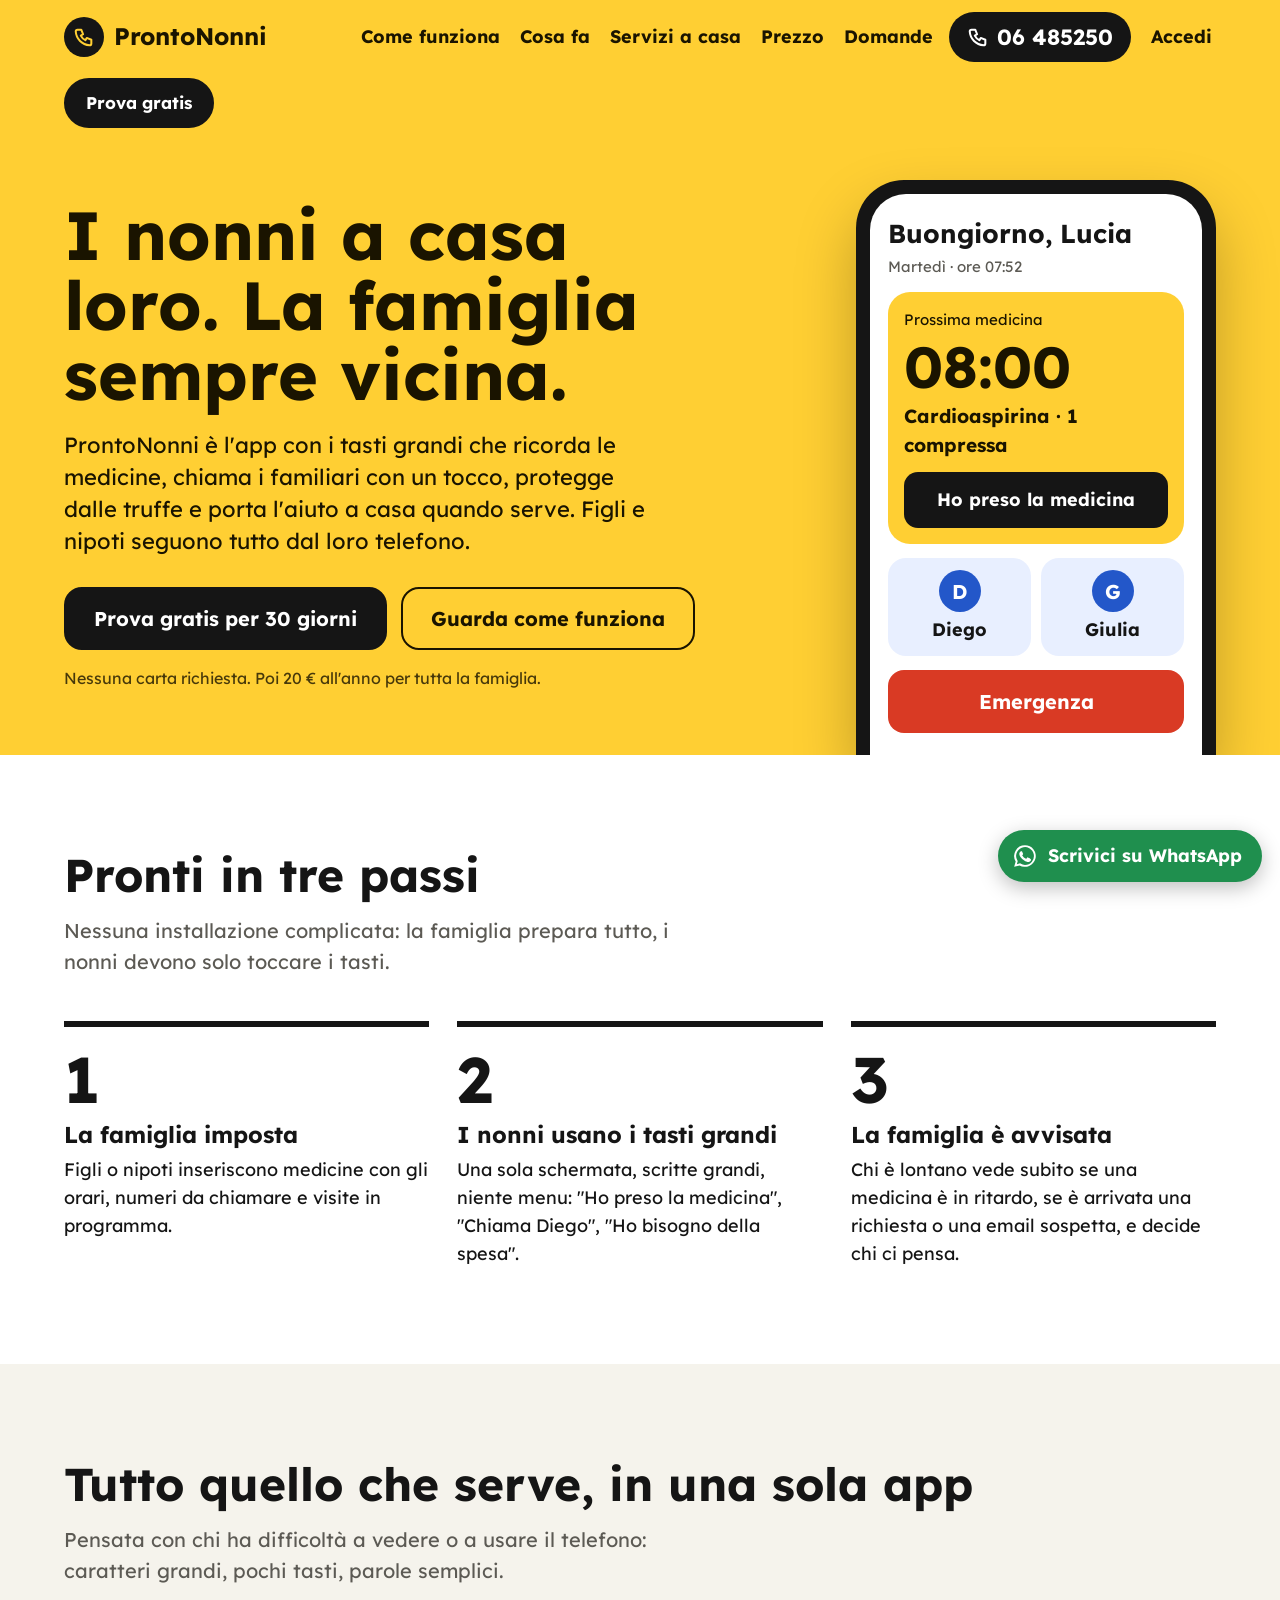
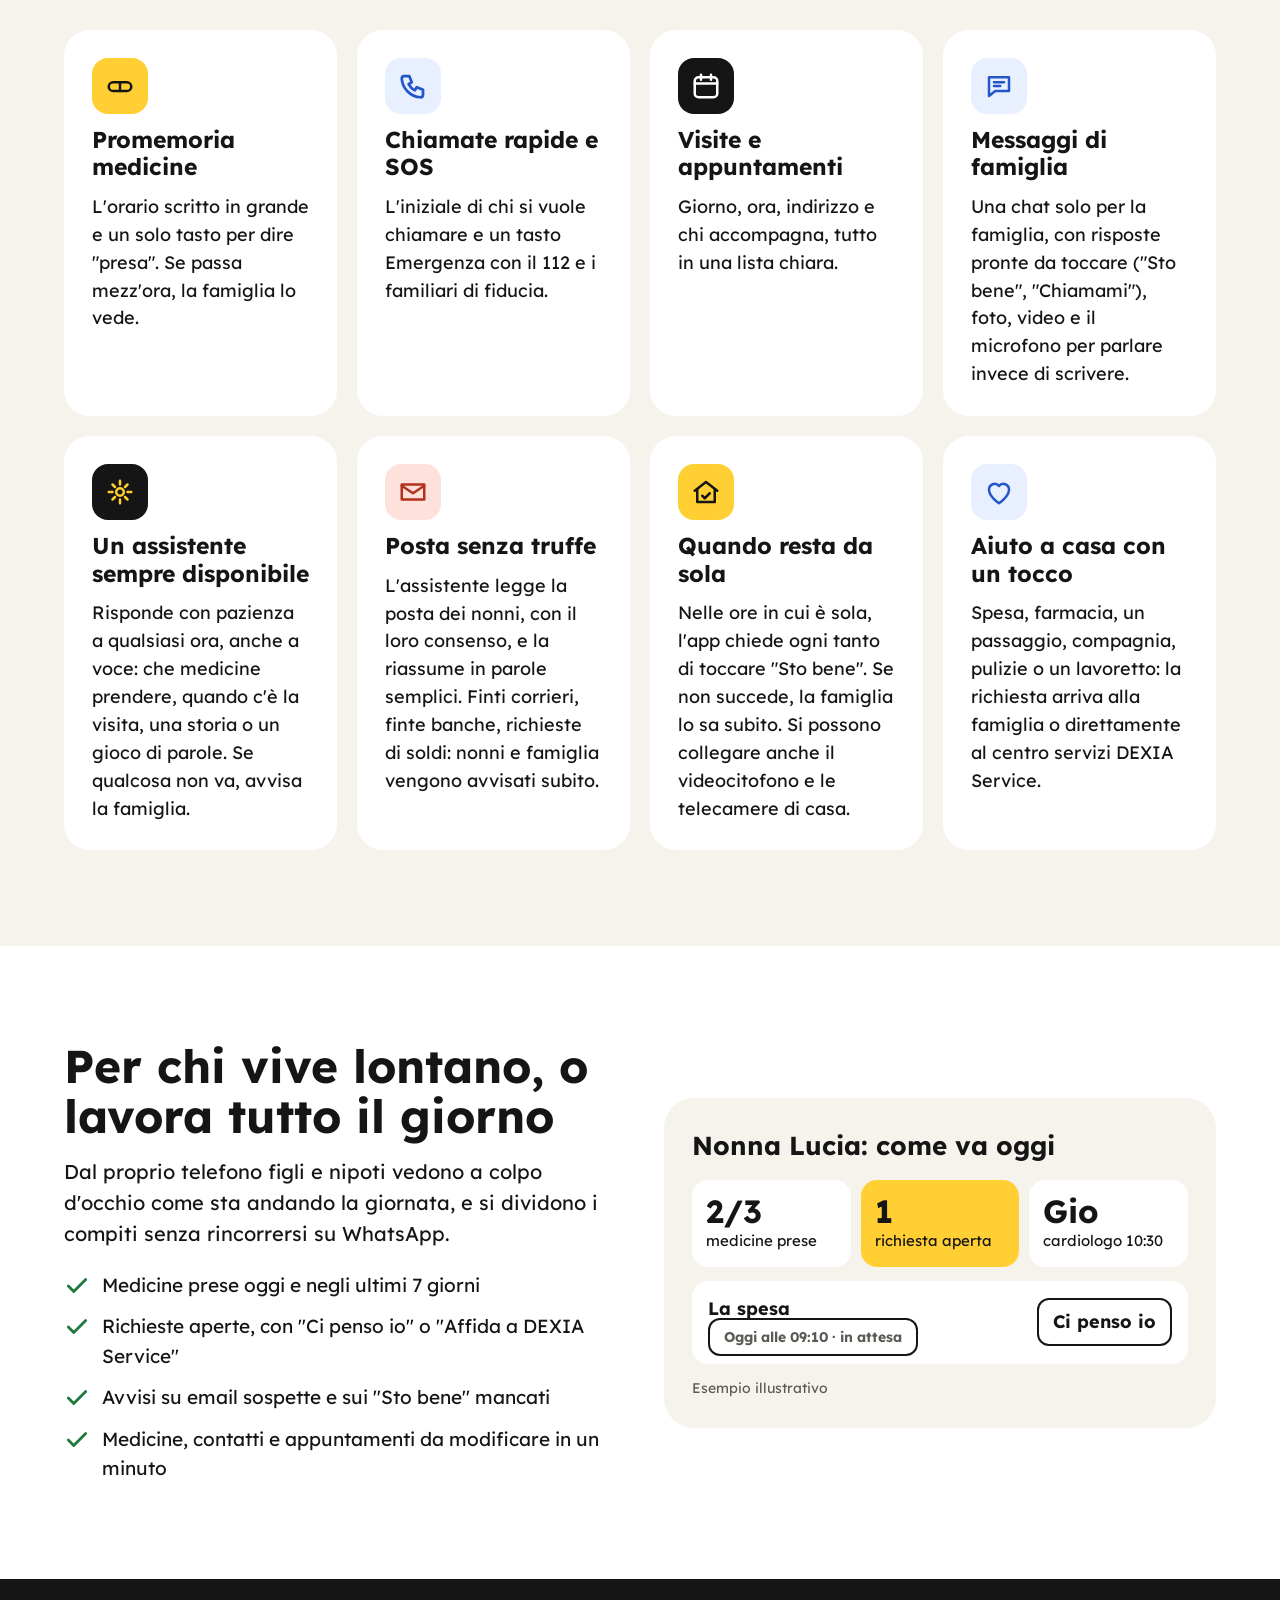
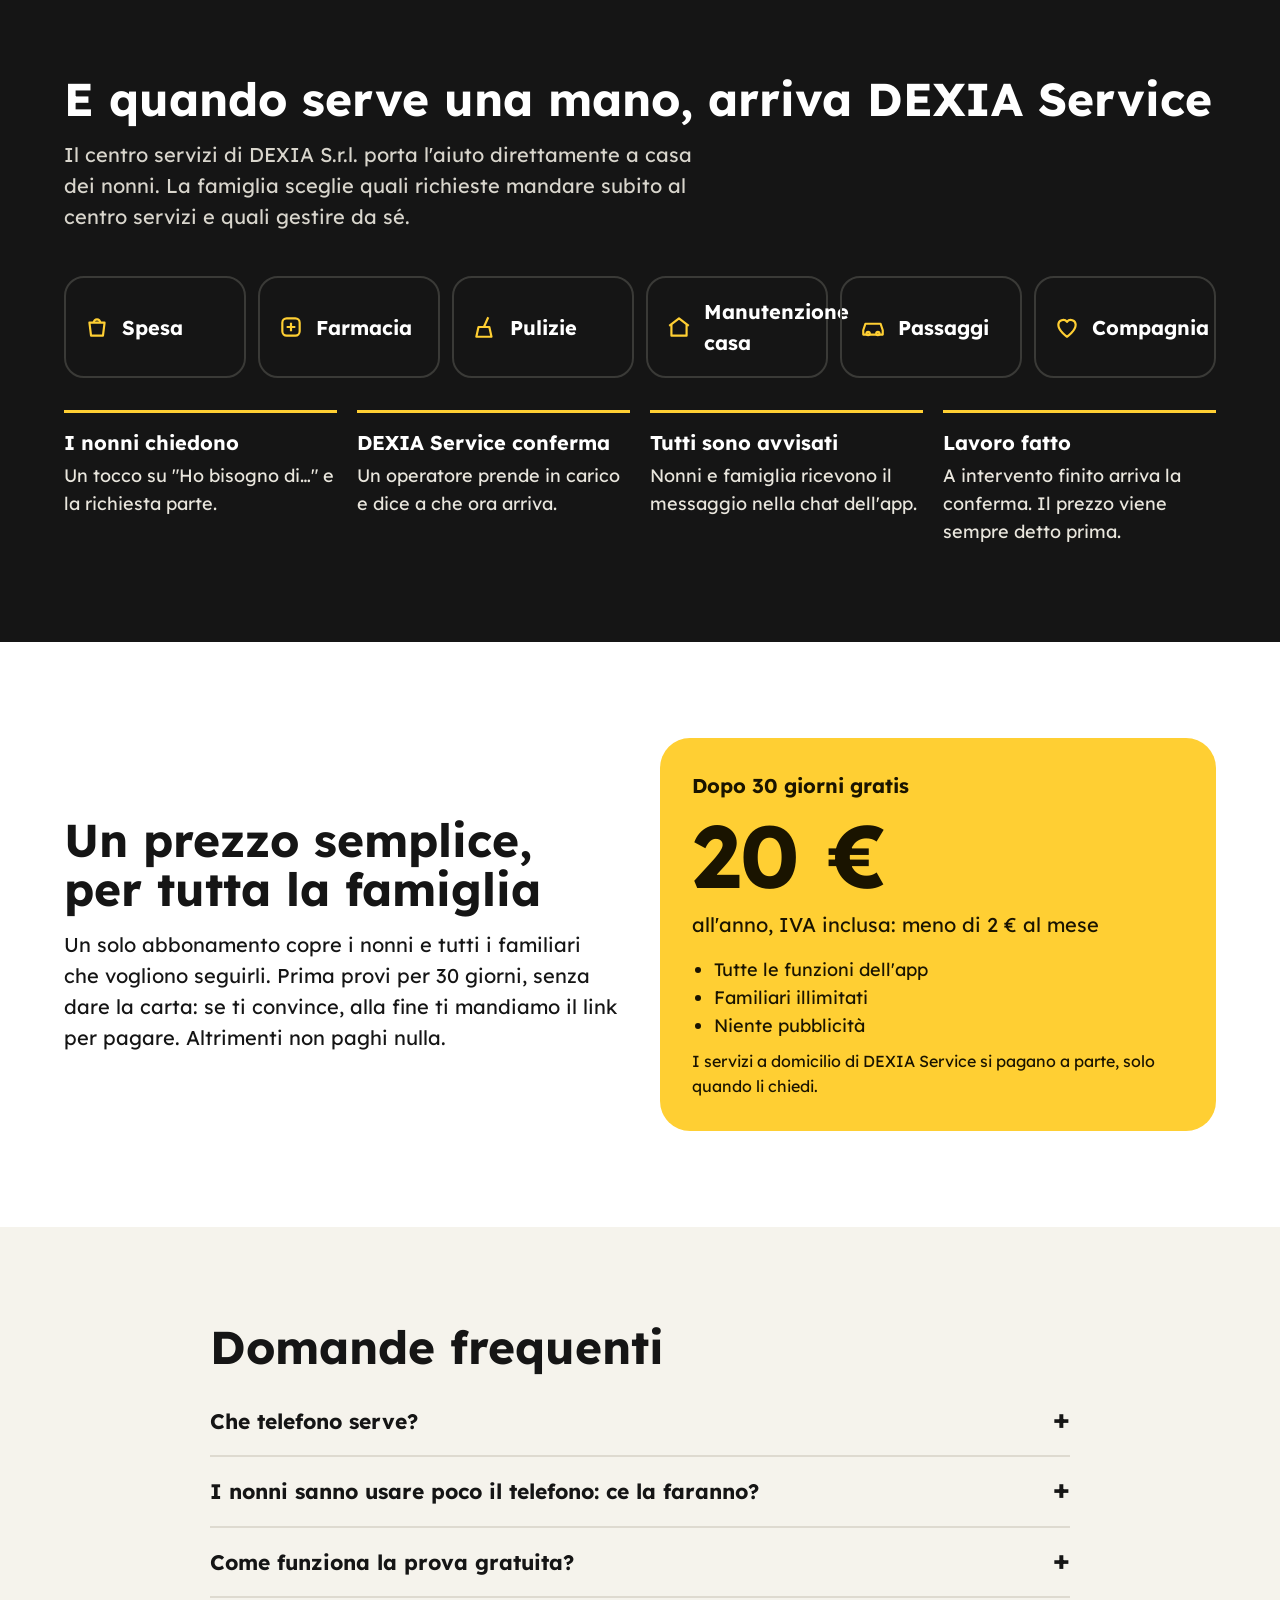
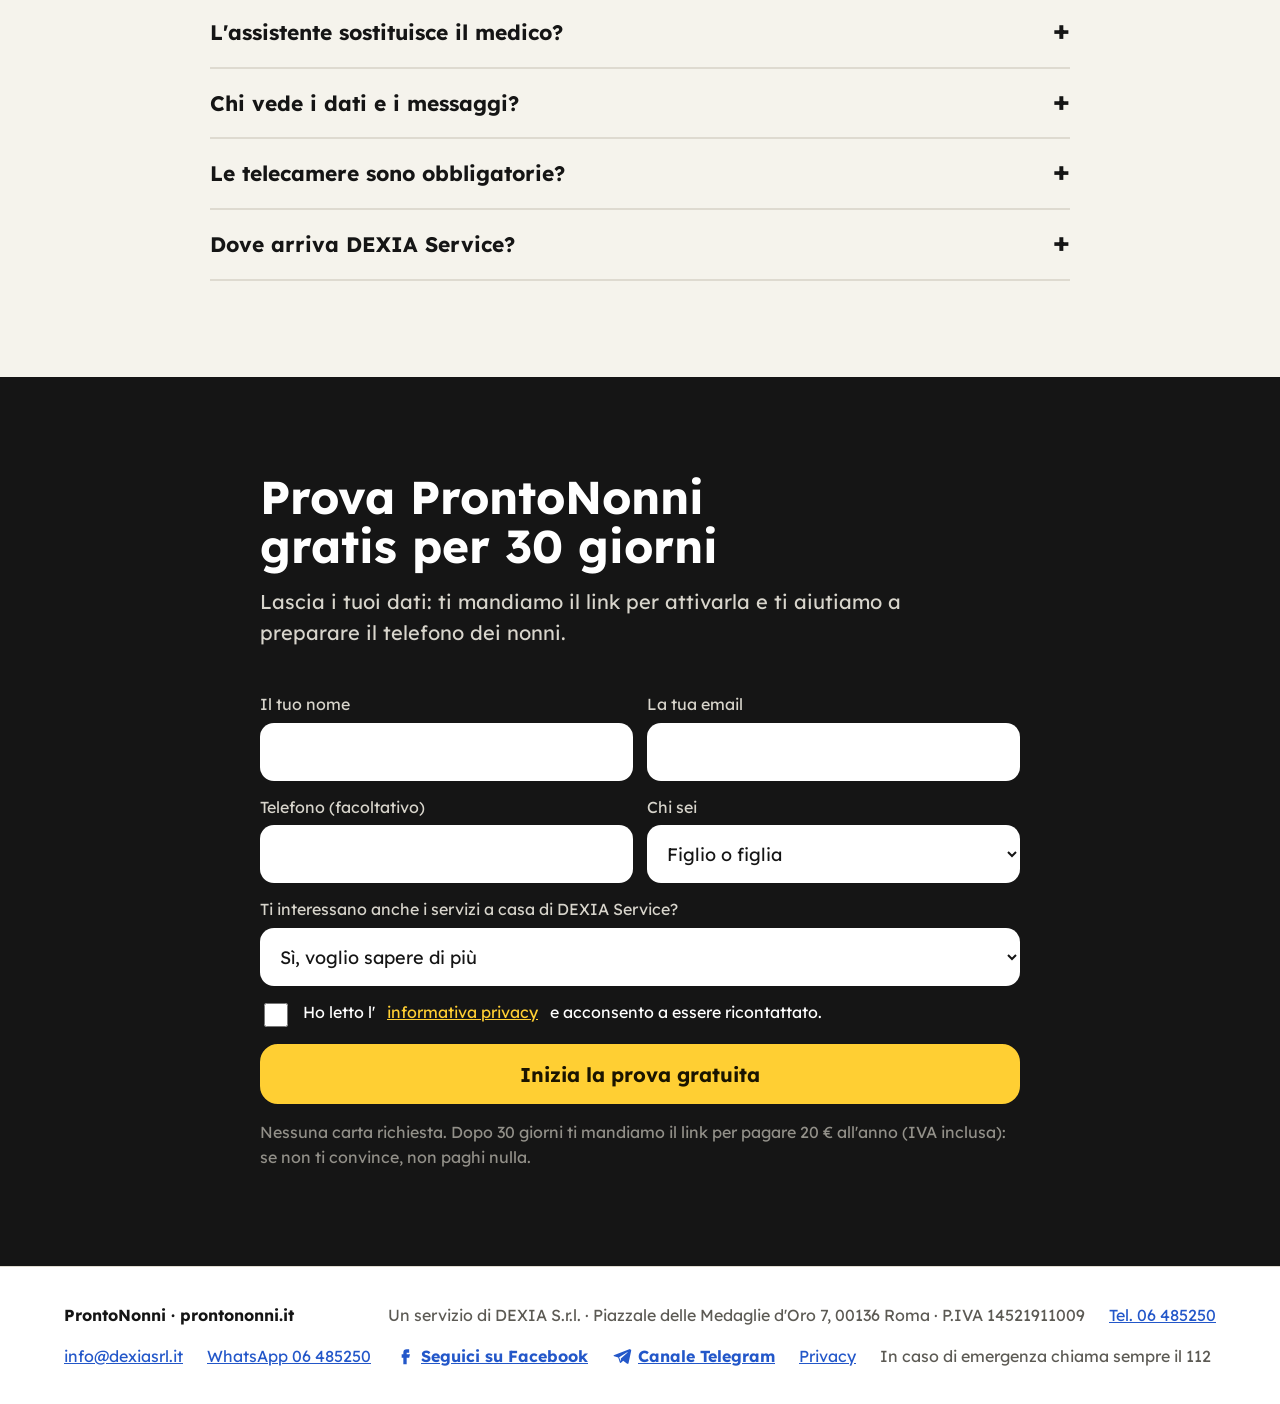
<file: public/index.html>
<!DOCTYPE html>
<html lang="it">
<head>
<meta charset="utf-8">
<meta name="viewport" content="width=device-width,initial-scale=1">
<title>ProntoNonni – I nonni a casa loro, la famiglia sempre vicina</title>
<meta name="description" content="L'app con i tasti grandi per i nonni: promemoria medicine, chiamate e SOS, messaggi di famiglia, assistente, controllo antitruffa della posta e servizi a domicilio con DEXIA Service. 30 giorni gratis, poi 20 € all'anno.">
<meta property="og:title" content="ProntoNonni">
<meta property="og:description" content="I nonni a casa loro. La famiglia sempre vicina. 30 giorni gratis, poi 20 € all'anno.">
<meta property="og:url" content="https://prontononni.it/">
<meta name="theme-color" content="#ffcf33">
<link rel="icon" href="favicon.svg" type="image/svg+xml">
<link rel="apple-touch-icon" href="/apple-touch-icon.png">
<link rel="preconnect" href="https://fonts.googleapis.com">
<link rel="preconnect" href="https://fonts.gstatic.com" crossorigin>
<link href="https://fonts.googleapis.com/css2?family=Lexend:wght@400;700&text=0123456789&display=swap" rel="stylesheet">
<link href="https://fonts.googleapis.com/css2?family=Atkinson+Hyperlegible:wght@400;700&display=swap" rel="stylesheet">
<link rel="stylesheet" href="style.css">
</head>
<body>
<svg width="0" height="0" style="position:absolute" aria-hidden="true">
  <symbol id="i-phone" viewBox="0 0 24 24"><path d="M5 4h4l2 5-2.5 1.5a11 11 0 0 0 5 5L15 13l5 2v4a2 2 0 0 1-2 2A16 16 0 0 1 3 6a2 2 0 0 1 2-2" fill="none" stroke="currentColor" stroke-width="2.2" stroke-linecap="round" stroke-linejoin="round"/></symbol>
  <symbol id="i-check" viewBox="0 0 24 24"><path d="M4 12l5 5L20 6" fill="none" stroke="currentColor" stroke-width="2.6" stroke-linecap="round" stroke-linejoin="round"/></symbol>
</svg>

<header class="top">
  <div class="wrap">
    <a class="logo" href="#top"><i><svg width="22" height="22"><use href="#i-phone"/></svg></i>ProntoNonni</a>
    <nav class="nav" aria-label="Sezioni">
      <a href="#come">Come funziona</a>
      <a href="#funzioni">Cosa fa</a>
      <a href="#servizi">Servizi a casa</a>
      <a href="#prezzo">Prezzo</a>
      <a href="#domande">Domande</a>
    </nav>
    <a class="tel" href="tel:+3906485250" aria-label="Chiama DEXIA allo 06 485250"><svg><use href="#i-phone"/></svg>06 485250</a>
    <a href="/app/" style="color:var(--sunink);font-weight:700;text-decoration:none;padding:10px 4px">Accedi</a>
    <a class="btn" href="#iscriviti">Prova gratis</a>
  </div>
</header>

<main id="top">
<section class="hero">
  <div class="wrap">
    <div class="txt">
      <h1>I nonni a casa loro. La famiglia sempre vicina.</h1>
      <p class="lead">ProntoNonni è l'app con i tasti grandi che ricorda le medicine, chiama i familiari con un tocco, protegge dalle truffe e porta l'aiuto a casa quando serve. Figli e nipoti seguono tutto dal loro telefono.</p>
      <div class="ctas">
        <a class="btn" href="#iscriviti">Prova gratis per 30 giorni</a>
        <a class="btn ghost" href="#come">Guarda come funziona</a>
      </div>
      <p class="small">Nessuna carta richiesta. Poi 20 € all'anno per tutta la famiglia.</p>
    </div>
    <div class="phone" role="img" aria-label="Schermata dell'app: prossima medicina alle 8:00 con il pulsante Ho preso la medicina, i tasti per chiamare e il tasto Emergenza">
      <div class="screen">
        <div class="hi">Buongiorno, Lucia</div>
        <div class="dt">Martedì · ore 07:52</div>
        <div class="card">
          <div style="font-size:15px">Prossima medicina</div>
          <div class="t">08:00</div>
          <div class="m">Cardioaspirina · 1 compressa</div>
          <div class="b">Ho preso la medicina</div>
        </div>
        <div class="calls"><div><span>D</span>Diego</div><div><span>G</span>Giulia</div></div>
        <div class="sos">Emergenza</div>
      </div>
    </div>
  </div>
</section>

<section class="band" id="come">
  <div class="wrap">
    <h2>Pronti in tre passi</h2>
    <p class="intro">Nessuna installazione complicata: la famiglia prepara tutto, i nonni devono solo toccare i tasti.</p>
    <div class="steps">
      <div><b>1</b><h3>La famiglia imposta</h3><p>Figli o nipoti inseriscono medicine con gli orari, numeri da chiamare e visite in programma.</p></div>
      <div><b>2</b><h3>I nonni usano i tasti grandi</h3><p>Una sola schermata, scritte grandi, niente menu: "Ho preso la medicina", "Chiama Diego", "Ho bisogno della spesa".</p></div>
      <div><b>3</b><h3>La famiglia è avvisata</h3><p>Chi è lontano vede subito se una medicina è in ritardo, se è arrivata una richiesta o una email sospetta, e decide chi ci pensa.</p></div>
    </div>
  </div>
</section>

<section class="band soft" id="funzioni">
  <div class="wrap">
    <h2>Tutto quello che serve, in una sola app</h2>
    <p class="intro">Pensata con chi ha difficoltà a vedere o a usare il telefono: caratteri grandi, pochi tasti, parole semplici.</p>
    <div class="feats">
      <article class="feat"><span class="ic" style="background:var(--sun)"><svg viewBox="0 0 24 24" fill="none" stroke="#151515" stroke-width="2" stroke-linecap="round"><rect x="3" y="9" width="18" height="7" rx="3.5"/><path d="M12 9v7"/></svg></span><h3>Promemoria medicine</h3><p>L'orario scritto in grande e un solo tasto per dire "presa". Se passa mezz'ora, la famiglia lo vede.</p></article>
      <article class="feat"><span class="ic" style="background:var(--skybg);color:var(--sky)"><svg><use href="#i-phone"/></svg></span><h3>Chiamate rapide e SOS</h3><p>L'iniziale di chi si vuole chiamare e un tasto Emergenza con il 112 e i familiari di fiducia.</p></article>
      <article class="feat"><span class="ic" style="background:var(--ink)"><svg viewBox="0 0 24 24" fill="none" stroke="#fff" stroke-width="2" stroke-linecap="round" stroke-linejoin="round"><rect x="3" y="5" width="18" height="16" rx="3"/><path d="M3 10h18M8 3v4M16 3v4"/></svg></span><h3>Visite e appuntamenti</h3><p>Giorno, ora, indirizzo e chi accompagna, tutto in una lista chiara.</p></article>
      <article class="feat"><span class="ic" style="background:var(--skybg)"><svg viewBox="0 0 24 24" fill="none" stroke="#2357c9" stroke-width="2" stroke-linecap="round" stroke-linejoin="round"><path d="M4 5h16v11H9l-5 4z"/><path d="M8 9h8M8 12h5"/></svg></span><h3>Messaggi di famiglia</h3><p>Una chat solo per la famiglia, con risposte pronte da toccare ("Sto bene", "Chiamami"), foto, video e il microfono per parlare invece di scrivere.</p></article>
      <article class="feat"><span class="ic" style="background:var(--ink)"><svg viewBox="0 0 24 24" fill="none" stroke="#ffcf33" stroke-width="2" stroke-linecap="round"><path d="M12 3v3M12 18v3M3 12h3M18 12h3M6 6l2 2M16 16l2 2M6 18l2-2M16 8l2-2"/><circle cx="12" cy="12" r="3"/></svg></span><h3>Un assistente sempre disponibile</h3><p>Risponde con pazienza a qualsiasi ora, anche a voce: che medicine prendere, quando c'è la visita, una storia o un gioco di parole. Se qualcosa non va, avvisa la famiglia.</p></article>
      <article class="feat"><span class="ic" style="background:#ffe1db"><svg viewBox="0 0 24 24" fill="none" stroke="#b3301c" stroke-width="2" stroke-linecap="round" stroke-linejoin="round"><path d="M3 6h18v12H3z"/><path d="M3 7l9 6 9-6"/></svg></span><h3>Posta senza truffe</h3><p>L'assistente legge la posta dei nonni, con il loro consenso, e la riassume in parole semplici. Finti corrieri, finte banche, richieste di soldi: nonni e famiglia vengono avvisati subito.</p></article>
      <article class="feat"><span class="ic" style="background:var(--sun)"><svg viewBox="0 0 24 24" fill="none" stroke="#151515" stroke-width="2" stroke-linecap="round" stroke-linejoin="round"><path d="M3 11l9-7 9 7"/><path d="M5 10v10h14V10"/><path d="M9 15l2 2 4-4"/></svg></span><h3>Quando resta da sola</h3><p>Nelle ore in cui è sola, l'app chiede ogni tanto di toccare "Sto bene". Se non succede, la famiglia lo sa subito. Si possono collegare anche il videocitofono e le telecamere di casa.</p></article>
      <article class="feat"><span class="ic" style="background:var(--skybg)"><svg viewBox="0 0 24 24" fill="none" stroke="#2357c9" stroke-width="2" stroke-linecap="round" stroke-linejoin="round"><path d="M12 21s-8-5.3-8-11a4.5 4.5 0 0 1 8-2.8A4.5 4.5 0 0 1 20 10c0 5.7-8 11-8 11z"/></svg></span><h3>Aiuto a casa con un tocco</h3><p>Spesa, farmacia, un passaggio, compagnia, pulizie o un lavoretto: la richiesta arriva alla famiglia o direttamente al centro servizi DEXIA Service.</p></article>
    </div>
  </div>
</section>

<section class="band">
  <div class="wrap split">
    <div>
      <h2>Per chi vive lontano, o lavora tutto il giorno</h2>
      <p style="font-size:20px;margin:0 0 22px">Dal proprio telefono figli e nipoti vedono a colpo d'occhio come sta andando la giornata, e si dividono i compiti senza rincorrersi su WhatsApp.</p>
      <ul class="checks">
        <li><svg width="26" height="26" style="color:var(--ok)"><use href="#i-check"/></svg>Medicine prese oggi e negli ultimi 7 giorni</li>
        <li><svg width="26" height="26" style="color:var(--ok)"><use href="#i-check"/></svg>Richieste aperte, con "Ci penso io" o "Affida a DEXIA Service"</li>
        <li><svg width="26" height="26" style="color:var(--ok)"><use href="#i-check"/></svg>Avvisi su email sospette e sui "Sto bene" mancati</li>
        <li><svg width="26" height="26" style="color:var(--ok)"><use href="#i-check"/></svg>Medicine, contatti e appuntamenti da modificare in un minuto</li>
      </ul>
    </div>
    <div class="panel" role="img" aria-label="Esempio della schermata famiglia: 2 medicine su 3 prese, 1 richiesta aperta, visita dal cardiologo giovedì">
      <div class="t">Nonna Lucia: come va oggi</div>
      <div class="stats"><div><b>2/3</b>medicine prese</div><div class="y"><b>1</b>richiesta aperta</div><div><b>Gio</b>cardiologo 10:30</div></div>
      <div class="req"><div><b>La spesa</b><br><span class="note">Oggi alle 09:10 · in attesa</span></div><span>Ci penso io</span></div>
      <div class="note">Esempio illustrativo</div>
    </div>
  </div>
</section>

<section class="band svc" id="servizi">
  <div class="wrap">
    <h2>E quando serve una mano, arriva DEXIA Service</h2>
    <p class="intro">Il centro servizi di DEXIA S.r.l. porta l'aiuto direttamente a casa dei nonni. La famiglia sceglie quali richieste mandare subito al centro servizi e quali gestire da sé.</p>
    <ul class="svclist">
      <li><svg width="26" height="26" viewBox="0 0 24 24" fill="none" stroke="currentColor" stroke-width="2" stroke-linejoin="round"><path d="M5 8h14l-1.5 12h-11z"/><path d="M9 8a3 3 0 0 1 6 0"/></svg>Spesa</li>
      <li><svg width="26" height="26" viewBox="0 0 24 24" fill="none" stroke="currentColor" stroke-width="2"><rect x="4" y="4" width="16" height="16" rx="4"/><path d="M12 8v8M8 12h8"/></svg>Farmacia</li>
      <li><svg width="26" height="26" viewBox="0 0 24 24" fill="none" stroke="currentColor" stroke-width="2" stroke-linejoin="round"><path d="M15 3l-4 9"/><path d="M6 12h10l2 9H4z"/></svg>Pulizie</li>
      <li><svg width="26" height="26" viewBox="0 0 24 24" fill="none" stroke="currentColor" stroke-width="2" stroke-linejoin="round"><path d="M3 11l9-7 9 7"/><path d="M5 10v10h14V10"/></svg>Manutenzione casa</li>
      <li><svg width="26" height="26" viewBox="0 0 24 24" fill="none" stroke="currentColor" stroke-width="2" stroke-linejoin="round"><path d="M3 15l2-6h14l2 6v4H3z"/><circle cx="7.5" cy="18" r="1.5"/><circle cx="16.5" cy="18" r="1.5"/></svg>Passaggi</li>
      <li><svg width="26" height="26" viewBox="0 0 24 24" fill="none" stroke="currentColor" stroke-width="2" stroke-linejoin="round"><path d="M12 21s-8-5.3-8-11a4.5 4.5 0 0 1 8-2.8A4.5 4.5 0 0 1 20 10c0 5.7-8 11-8 11z"/></svg>Compagnia</li>
    </ul>
    <div class="flow">
      <div><b>I nonni chiedono</b>Un tocco su "Ho bisogno di…" e la richiesta parte.</div>
      <div><b>DEXIA Service conferma</b>Un operatore prende in carico e dice a che ora arriva.</div>
      <div><b>Tutti sono avvisati</b>Nonni e famiglia ricevono il messaggio nella chat dell'app.</div>
      <div><b>Lavoro fatto</b>A intervento finito arriva la conferma. Il prezzo viene sempre detto prima.</div>
    </div>
  </div>
</section>

<section class="band" id="prezzo">
  <div class="wrap price">
    <div>
      <h2>Un prezzo semplice, per tutta la famiglia</h2>
      <p style="font-size:20px;margin:0">Un solo abbonamento copre i nonni e tutti i familiari che vogliono seguirli. Prima provi per 30 giorni, senza dare la carta: se ti convince, alla fine ti mandiamo il link per pagare. Altrimenti non paghi nulla.</p>
    </div>
    <div class="tag">
      <span style="font-size:20px;font-weight:700">Dopo 30 giorni gratis</span>
      <span class="big">20 €</span>
      <span style="font-size:20px">all'anno, IVA inclusa: meno di 2 € al mese</span>
      <ul>
        <li>Tutte le funzioni dell'app</li>
        <li>Familiari illimitati</li>
        <li>Niente pubblicità</li>
      </ul>
      <span style="font-size:16px">I servizi a domicilio di DEXIA Service si pagano a parte, solo quando li chiedi.</span>
    </div>
  </div>
</section>

<section class="band soft" id="domande">
  <div class="wrap" style="max-width:860px">
    <h2>Domande frequenti</h2>
    <details><summary>Che telefono serve?</summary><p>Basta uno smartphone o un tablet, Android o iPhone, con una connessione a internet. Ti aiutiamo noi a preparare il telefono dei nonni.</p></details>
    <details><summary>I nonni sanno usare poco il telefono: ce la faranno?</summary><p>L'app è fatta proprio per loro: una sola schermata, scritte grandi e pochi tasti chiari. Tutto il resto lo imposta la famiglia dal proprio telefono.</p></details>
    <details><summary>Come funziona la prova gratuita?</summary><p>Per 30 giorni usi tutto gratis, senza dare la carta. Alla fine ti mandiamo un link per pagare 20 € per l'anno: se non ti convince, non paghi nulla e l'abbonamento non parte.</p></details>
    <details><summary>L'assistente sostituisce il medico?</summary><p>No. Ricorda le medicine e gli appuntamenti che ha inserito la famiglia e fa compagnia, ma non fa diagnosi e non cambia le dosi. Per la salute il riferimento resta il medico; in emergenza l'app invita a chiamare il 112 e avvisa la famiglia.</p></details>
    <details><summary>Chi vede i dati e i messaggi?</summary><p>Solo i nonni e i familiari che loro hanno invitato. La posta viene letta solo con il consenso dei nonni, e le telecamere si collegano solo se lo decidono loro. Niente pubblicità, i dati non vengono venduti.</p></details>
    <details><summary>Le telecamere sono obbligatorie?</summary><p>No. Il controllo "Sto bene" funziona senza telecamere. Se in casa c'è già un videocitofono o una telecamera, la si può collegare all'app.</p></details>
    <details><summary>Dove arriva DEXIA Service?</summary><p>Il centro servizi lavora a Roma e dintorni. Scrivici per sapere se copre la zona dei tuoi nonni.</p></details>
  </div>
</section>

<section class="band join" id="iscriviti">
  <div class="wrap">
    <h2>Prova ProntoNonni gratis per 30 giorni</h2>
    <p class="intro">Lascia i tuoi dati: ti mandiamo il link per attivarla e ti aiutiamo a preparare il telefono dei nonni.</p>
    <form class="f" name="iscrizione" method="POST" action="/grazie.html" data-netlify="true" netlify-honeypot="bot-field">
      <input type="hidden" name="form-name" value="iscrizione">
      <p class="hp"><label>Non compilare questo campo <input name="bot-field"></label></p>
      <label>Il tuo nome<input name="nome" required autocomplete="name"></label>
      <label>La tua email<input name="email" type="email" required autocomplete="email"></label>
      <label>Telefono (facoltativo)<input name="telefono" type="tel" autocomplete="tel"></label>
      <label>Chi sei<select name="chi"><option>Figlio o figlia</option><option>Nipote</option><option>Sono io il nonno o la nonna</option><option>Altro</option></select></label>
      <label class="w">Ti interessano anche i servizi a casa di DEXIA Service?<select name="servizi"><option>Sì, voglio sapere di più</option><option>No, per ora solo l'app</option></select></label>
      <label class="chk w"><input type="checkbox" name="privacy" required> Ho letto l'<a href="privacy.html" style="color:#ffcf33">informativa privacy</a> e acconsento a essere ricontattato.</label>
      <button class="btn sun w" type="submit">Inizia la prova gratuita</button>
    </form>
    <p class="small" style="color:#b2afa6">Nessuna carta richiesta. Dopo 30 giorni ti mandiamo il link per pagare 20 € all'anno (IVA inclusa): se non ti convince, non paghi nulla.</p>
  </div>
</section>
</main>

<a class="wa" href="https://wa.me/3906485250" target="_blank" rel="noopener" aria-label="Scrivici su WhatsApp"><svg width="26" height="26" viewBox="0 0 24 24" aria-hidden="true"><path fill="currentColor" d="M12 2a10 10 0 0 0-8.6 15.1L2 22l5-1.3A10 10 0 1 0 12 2zm0 18.2a8.2 8.2 0 0 1-4.2-1.2l-.3-.2-3 .8.8-2.9-.2-.3A8.2 8.2 0 1 1 12 20.2zm4.5-6.1c-.2-.1-1.5-.7-1.7-.8s-.4-.1-.6.1-.7.8-.8 1-.3.2-.5.1a6.7 6.7 0 0 1-3.4-2.9c-.3-.4.3-.4.7-1.3.1-.2 0-.3 0-.4l-.8-1.8c-.2-.5-.4-.4-.6-.4h-.5a1 1 0 0 0-.7.3 3 3 0 0 0-.9 2.2 5.2 5.2 0 0 0 1.1 2.7 11.8 11.8 0 0 0 4.5 4c1.7.7 2.3.8 3.2.6a2.7 2.7 0 0 0 1.8-1.2 2.2 2.2 0 0 0 .2-1.3c-.1-.1-.3-.2-.5-.3z"/></svg><span>Scrivici su WhatsApp</span></a>

<footer class="foot">
  <div class="wrap">
    <strong>ProntoNonni · prontononni.it</strong>
    <span>Un servizio di DEXIA S.r.l. · Piazzale delle Medaglie d'Oro 7, 00136 Roma · P.IVA 14521911009</span>
    <a href="tel:+3906485250">Tel. 06 485250</a>
    <a href="mailto:info@dexiasrl.it">info@dexiasrl.it</a>
    <a href="https://wa.me/3906485250" target="_blank" rel="noopener">WhatsApp 06 485250</a>
    <a class="fb" href="https://www.facebook.com/share/1CNVRVMiFZ/" target="_blank" rel="noopener"><svg width="20" height="20" viewBox="0 0 24 24" aria-hidden="true"><path fill="currentColor" d="M14 8h3V4h-3a4 4 0 0 0-4 4v2H8v4h2v8h4v-8h3l1-4h-4V8z"/></svg>Seguici su Facebook</a>
    <a class="fb" href="https://t.me/prontononni" target="_blank" rel="noopener"><svg width="20" height="20" viewBox="0 0 24 24" aria-hidden="true"><path fill="currentColor" d="M21.5 3.6 2.9 10.8c-1.3.5-1.3 1.2-.2 1.6l4.8 1.5 1.8 5.6c.2.6.4.8.9.8.4 0 .6-.2.9-.4l2.3-2.2 4.8 3.5c.9.5 1.5.2 1.7-.8l3.1-14.7c.3-1.3-.5-1.9-1.5-1.5zM8.6 13.6l9.6-6c.5-.3.9-.1.5.2l-8 7.3-.3 3.4-1.8-4.9z"/></svg>Canale Telegram</a>
    <a href="privacy.html">Privacy</a>
    <span>In caso di emergenza chiama sempre il 112</span>
  </div>
</footer>
</body>
</html>
</file>
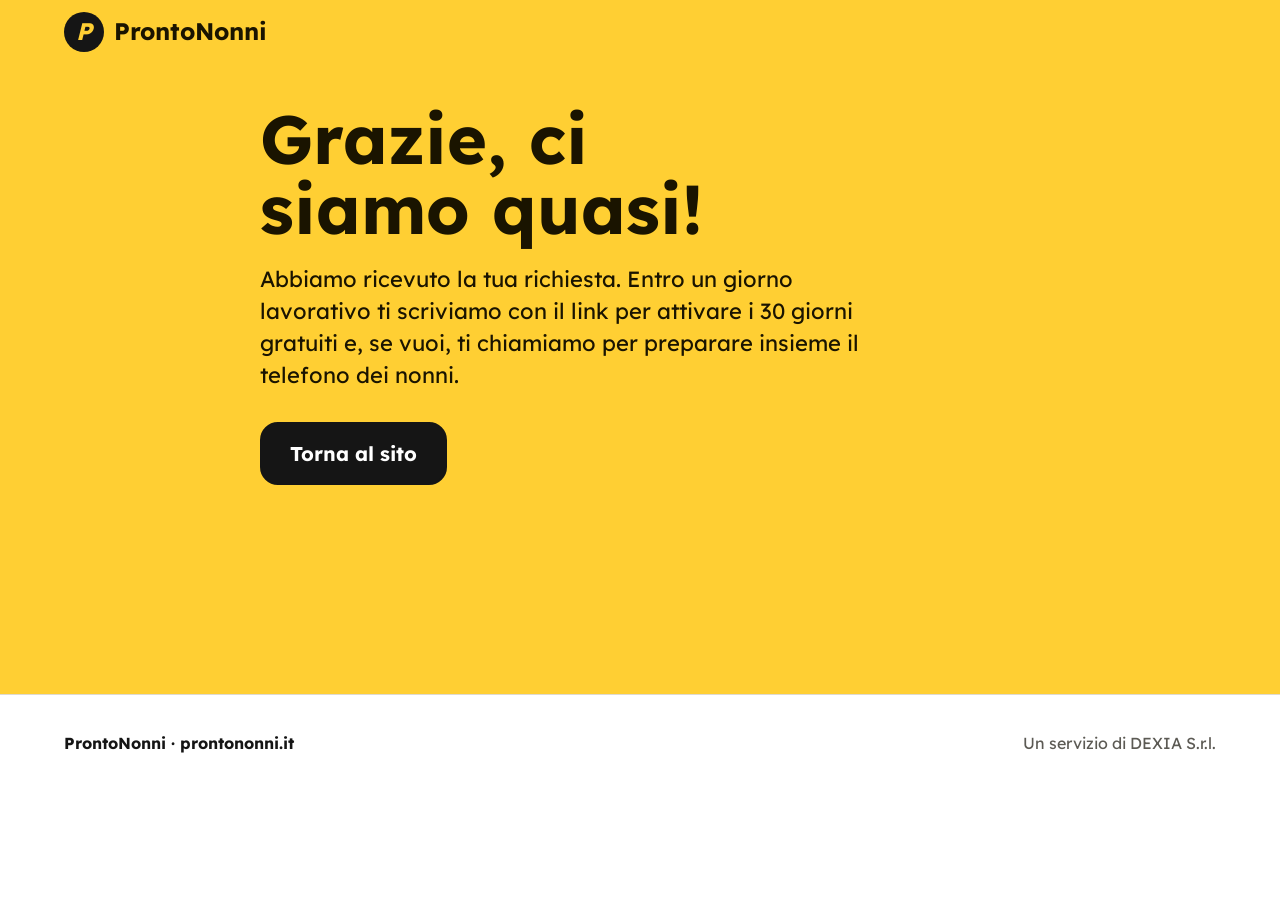
<file: public/grazie.html>
<!DOCTYPE html>
<html lang="it">
<head>
<meta charset="utf-8">
<meta name="viewport" content="width=device-width,initial-scale=1">
<title>Grazie – ProntoNonni</title>
<meta name="robots" content="noindex">
<link rel="icon" href="favicon.svg" type="image/svg+xml">
<link href="https://fonts.googleapis.com/css2?family=Lexend:wght@400;700&text=0123456789&display=swap" rel="stylesheet">
<link href="https://fonts.googleapis.com/css2?family=Atkinson+Hyperlegible:wght@400;700&display=swap" rel="stylesheet">
<link rel="stylesheet" href="style.css">
</head>
<body>
<header class="top"><div class="wrap"><a class="logo" href="index.html"><i>P</i>ProntoNonni</a></div></header>
<main class="hero" style="padding-bottom:80px;min-height:70vh">
  <div class="wrap" style="display:block;max-width:760px">
    <h1>Grazie, ci siamo quasi!</h1>
    <p class="lead">Abbiamo ricevuto la tua richiesta. Entro un giorno lavorativo ti scriviamo con il link per attivare i 30 giorni gratuiti e, se vuoi, ti chiamiamo per preparare insieme il telefono dei nonni.</p>
    <a class="btn" href="index.html">Torna al sito</a>
  </div>
</main>
<footer class="foot"><div class="wrap"><strong>ProntoNonni · prontononni.it</strong><span>Un servizio di DEXIA S.r.l.</span></div></footer>
</body>
</html>
</file>
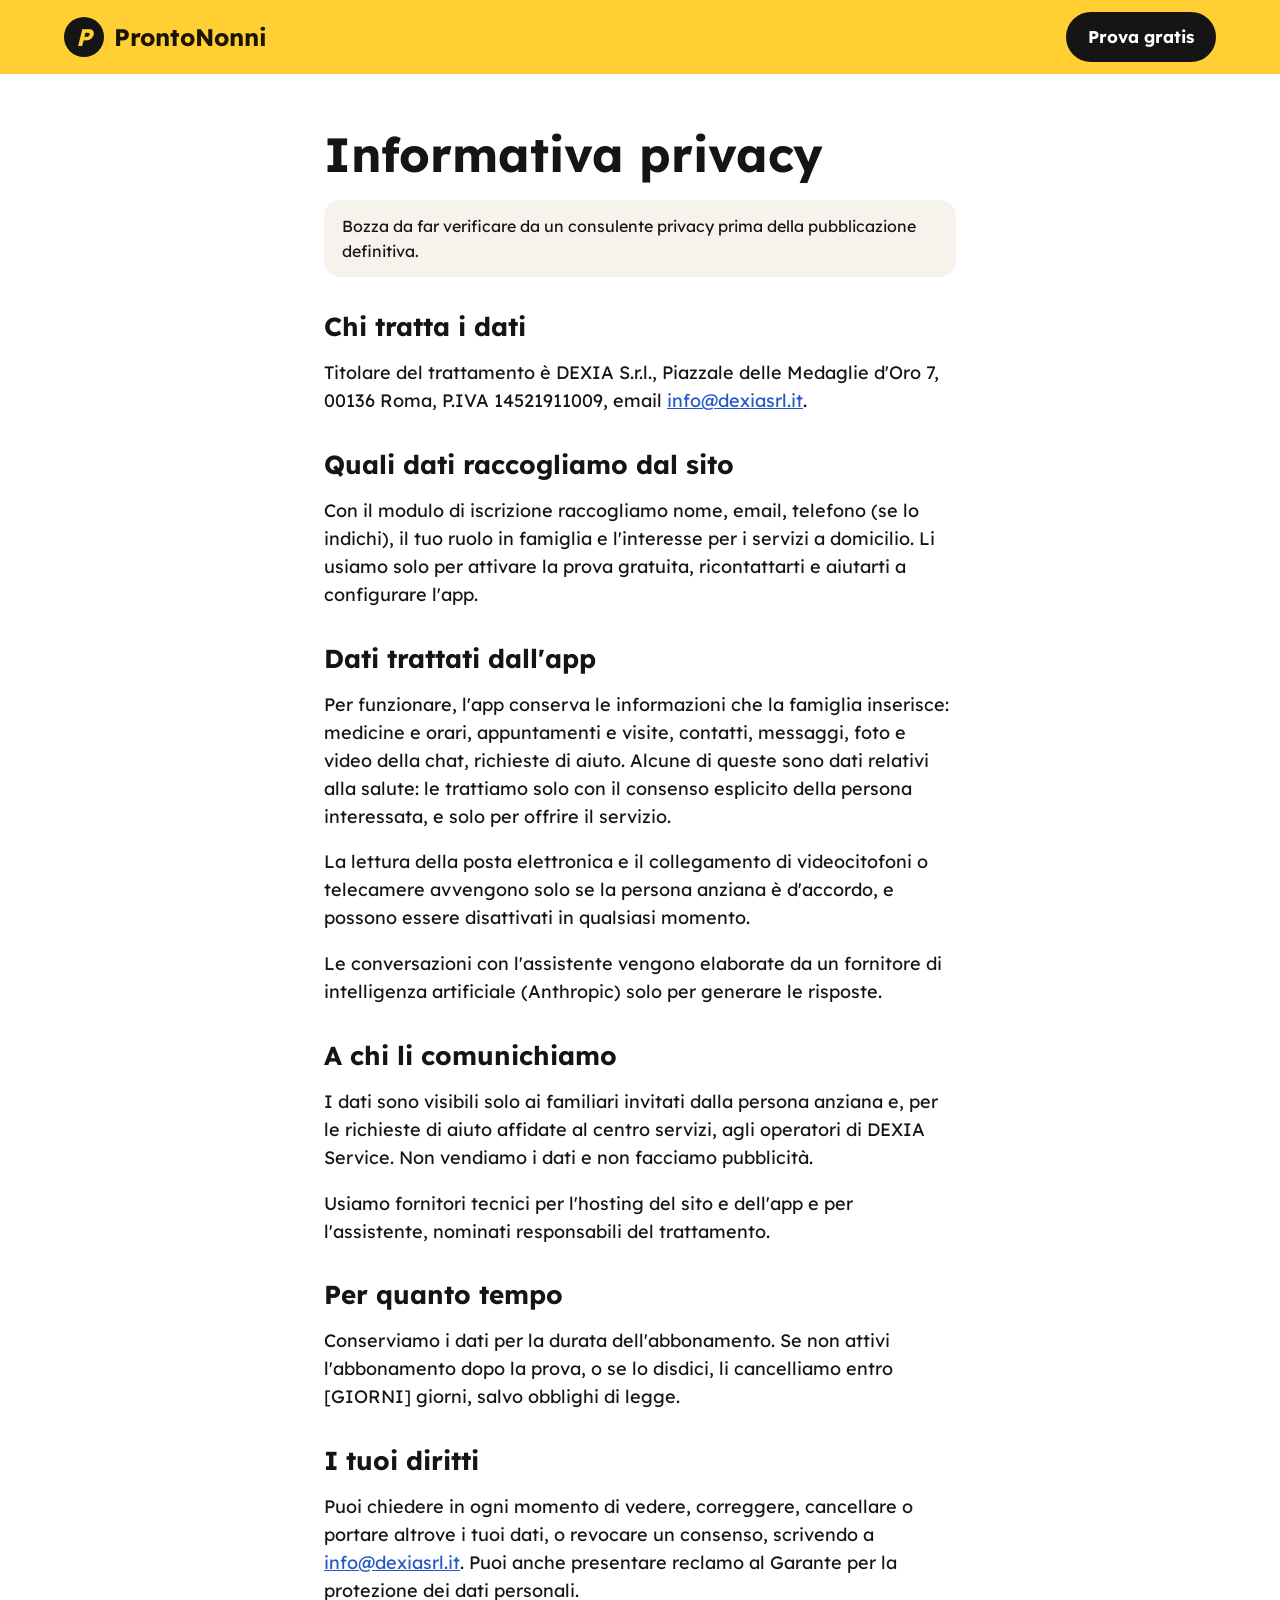
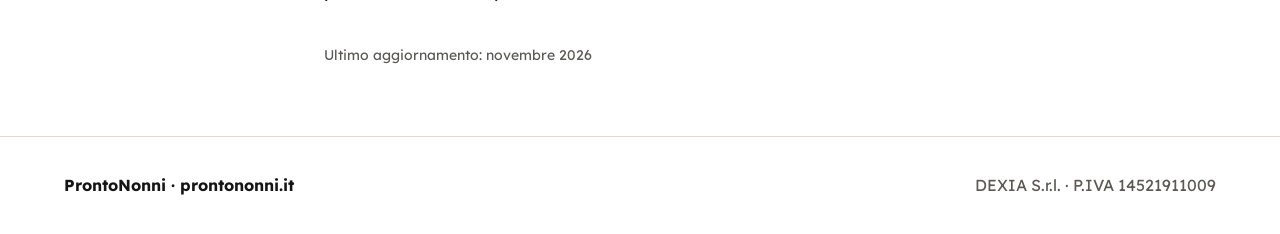
<file: public/privacy.html>
<!DOCTYPE html>
<html lang="it">
<head>
<meta charset="utf-8">
<meta name="viewport" content="width=device-width,initial-scale=1">
<title>Informativa privacy – ProntoNonni</title>
<meta name="robots" content="noindex">
<link rel="icon" href="favicon.svg" type="image/svg+xml">
<link href="https://fonts.googleapis.com/css2?family=Lexend:wght@400;700&text=0123456789&display=swap" rel="stylesheet">
<link href="https://fonts.googleapis.com/css2?family=Atkinson+Hyperlegible:wght@400;700&display=swap" rel="stylesheet">
<link rel="stylesheet" href="style.css">
</head>
<body>
<header class="top"><div class="wrap"><a class="logo" href="index.html"><i>P</i>ProntoNonni</a><a class="btn" href="index.html#iscriviti">Prova gratis</a></div></header>
<main class="doc">
<h1>Informativa privacy</h1>
<p class="draft">Bozza da far verificare da un consulente privacy prima della pubblicazione definitiva.</p>

<h2>Chi tratta i dati</h2>
<p>Titolare del trattamento è DEXIA S.r.l., Piazzale delle Medaglie d'Oro 7, 00136 Roma, P.IVA 14521911009, email <a href="mailto:info@dexiasrl.it">info@dexiasrl.it</a>.</p>

<h2>Quali dati raccogliamo dal sito</h2>
<p>Con il modulo di iscrizione raccogliamo nome, email, telefono (se lo indichi), il tuo ruolo in famiglia e l'interesse per i servizi a domicilio. Li usiamo solo per attivare la prova gratuita, ricontattarti e aiutarti a configurare l'app.</p>

<h2>Dati trattati dall'app</h2>
<p>Per funzionare, l'app conserva le informazioni che la famiglia inserisce: medicine e orari, appuntamenti e visite, contatti, messaggi, foto e video della chat, richieste di aiuto. Alcune di queste sono dati relativi alla salute: le trattiamo solo con il consenso esplicito della persona interessata, e solo per offrire il servizio.</p>
<p>La lettura della posta elettronica e il collegamento di videocitofoni o telecamere avvengono solo se la persona anziana è d'accordo, e possono essere disattivati in qualsiasi momento.</p>
<p>Le conversazioni con l'assistente vengono elaborate da un fornitore di intelligenza artificiale (Anthropic) solo per generare le risposte.</p>

<h2>A chi li comunichiamo</h2>
<p>I dati sono visibili solo ai familiari invitati dalla persona anziana e, per le richieste di aiuto affidate al centro servizi, agli operatori di DEXIA Service. Non vendiamo i dati e non facciamo pubblicità.</p>
<p>Usiamo fornitori tecnici per l'hosting del sito e dell'app e per l'assistente, nominati responsabili del trattamento.</p>

<h2>Per quanto tempo</h2>
<p>Conserviamo i dati per la durata dell'abbonamento. Se non attivi l'abbonamento dopo la prova, o se lo disdici, li cancelliamo entro [GIORNI] giorni, salvo obblighi di legge.</p>

<h2>I tuoi diritti</h2>
<p>Puoi chiedere in ogni momento di vedere, correggere, cancellare o portare altrove i tuoi dati, o revocare un consenso, scrivendo a <a href="mailto:info@dexiasrl.it">info@dexiasrl.it</a>. Puoi anche presentare reclamo al Garante per la protezione dei dati personali.</p>

<p class="note" style="margin-top:40px">Ultimo aggiornamento: novembre 2026</p>
</main>
<footer class="foot"><div class="wrap"><strong>ProntoNonni · prontononni.it</strong><span>DEXIA S.r.l. · P.IVA 14521911009</span></div></footer>
</body>
</html>
</file>
<file: public/style.css>
/* VOICE: caldo, chiaro, rassicurante; IDEA: la lavagnetta del frigo di casa
   PICTURE: il telefono dei nonni con la prossima medicina; COLOUR: giallo sole, inchiostro, cielo per chiamare, corallo solo per SOS
   TYPE: Atkinson Hyperlegible; LAYOUT: bande piene, colonna leggibile, griglie che si impilano sul telefono */
:root{--sun:#ffcf33;--sunink:#1a1400;--ink:#151515;--soft:#f5f3ec;--line:#dedad0;--mute:#5c5a54;--sky:#2357c9;--skybg:#e8efff;--sos:#d93a24;--ok:#1f7a3d}
*{box-sizing:border-box;min-width:0}
html{scroll-behavior:smooth;scroll-padding-top:80px}
body{margin:0;background:#fff;color:var(--ink);font:18px/1.55 "Lexend","Atkinson Hyperlegible",system-ui,sans-serif;overflow-x:clip}
a{color:var(--sky)}a:hover{color:#163f99}
:focus-visible{outline:3px solid var(--sky);outline-offset:3px}
.wrap{max-width:1180px;margin:0 auto}
.band{padding:clamp(56px,8vw,96px) max(5vw,18px)}
h1{font-size:clamp(40px,6vw,68px);line-height:1.03;margin:0 0 20px;text-wrap:balance}
h2{font-size:clamp(32px,4vw,46px);line-height:1.08;margin:0 0 14px;text-wrap:balance}
h3{font-size:23px;line-height:1.2;margin:0}
.lead{font-size:clamp(19px,2vw,22px);line-height:1.45;max-width:600px;margin:0 0 30px}
.intro{font-size:20px;color:var(--mute);max-width:660px;margin:0 0 44px}
.btn{display:inline-flex;align-items:center;justify-content:center;min-height:60px;padding:14px 28px;border-radius:18px;font-weight:700;font-size:20px;text-decoration:none;border:2px solid var(--ink);background:var(--ink);color:#fff;cursor:pointer;font-family:inherit}
.btn:hover{color:#fff;background:#333}
.btn.ghost{background:transparent;color:var(--sunink);border-color:var(--sunink)}
.btn.ghost:hover{background:rgba(0,0,0,.06);color:var(--sunink)}
.btn.sun{background:var(--sun);border-color:var(--sun);color:var(--sunink)}

/* testata */
.top{position:sticky;top:0;z-index:10;background:var(--sun);color:var(--sunink);padding:12px max(5vw,18px)}
.top .wrap{display:flex;align-items:center;gap:16px;flex-wrap:wrap}
.logo{display:flex;align-items:center;gap:10px;color:var(--sunink);text-decoration:none;font-size:24px;font-weight:700;margin-right:auto}
.logo i{width:40px;height:40px;border-radius:50%;background:var(--ink);color:var(--sun);display:grid;place-items:center}
.nav{display:flex;gap:20px;flex-wrap:wrap;font-weight:700}
.nav a{color:var(--sunink);text-decoration:none;padding:10px 0}
.top .btn{min-height:48px;padding:10px 20px;font-size:17px;border-radius:999px}
.tel{display:inline-flex;align-items:center;gap:8px;background:var(--ink);color:#fff;text-decoration:none;font-weight:700;font-size:22px;padding:8px 18px;border-radius:999px;white-space:nowrap}
.tel:hover{background:#333;color:#fff}
.tel svg{width:22px;height:22px}
@media(max-width:1240px){.nav a:last-child{display:none}}
@media(max-width:1120px){.nav{display:none}}
@media(max-width:760px){.nav{display:none}.top .wrap{gap:10px}.tel{font-size:20px;padding:8px 14px}}

/* hero */
.hero{background:var(--sun);color:var(--sunink);padding:40px max(5vw,18px) 0;overflow:hidden}
.hero .wrap{display:flex;flex-wrap:wrap;gap:48px;align-items:flex-end}
.hero .txt{flex:1 1 460px;padding-bottom:64px}
.ctas{display:flex;gap:14px;flex-wrap:wrap}
.small{font-size:16px;color:inherit;opacity:.8;margin:16px 0 0}
.phone{flex:0 1 360px;margin:0 auto;width:340px;max-width:100%;background:var(--ink);border-radius:48px 48px 0 0;padding:14px 14px 0;box-shadow:0 30px 60px rgba(0,0,0,.25)}
.screen{background:#fff;border-radius:36px 36px 0 0;padding:26px 18px 22px;display:flex;flex-direction:column;gap:14px;color:var(--ink)}
.screen .hi{font-size:26px;font-weight:700;line-height:1.1}
.screen .dt{font-size:15px;color:var(--mute);margin-top:-8px}
.card{background:var(--sun);border-radius:22px;padding:16px;display:flex;flex-direction:column;gap:6px;color:var(--sunink)}
.card .t{font-size:58px;font-weight:700;line-height:1}
.card .m{font-size:19px;font-weight:700}
.card .b{background:var(--ink);color:#fff;border-radius:14px;padding:14px;text-align:center;font-weight:700;margin-top:6px}
.calls{display:grid;grid-template-columns:1fr 1fr;gap:10px}
.calls div{background:var(--skybg);border-radius:18px;padding:12px;text-align:center;font-weight:700}
.calls span{width:42px;height:42px;border-radius:50%;background:var(--sky);color:#fff;display:grid;place-items:center;margin:0 auto 4px;font-size:20px}
.sos{background:var(--sos);color:#fff;border-radius:16px;padding:16px;text-align:center;font-weight:700;font-size:20px}

/* passi */
.steps{display:grid;grid-template-columns:repeat(auto-fit,minmax(260px,1fr));gap:28px}
.steps div{border-top:6px solid var(--ink);padding-top:20px}
.steps b{display:block;font-size:64px;line-height:1}
.steps h3{margin:10px 0 8px}
.steps p{margin:0}

/* funzioni */
.soft{background:var(--soft)}
.feats{display:grid;grid-template-columns:repeat(auto-fit,minmax(260px,1fr));gap:20px}
.feat{background:#fff;border-radius:26px;padding:28px;display:flex;flex-direction:column;gap:12px}
.feat p{margin:0}
.ic{width:56px;height:56px;border-radius:16px;display:grid;place-items:center}
.ic svg{width:30px;height:30px}

/* famiglie */
.split{display:flex;flex-wrap:wrap;gap:48px;align-items:center}
.split>div{flex:1 1 420px}
.checks{list-style:none;margin:0;padding:0;display:grid;gap:12px;font-size:19px}
.checks li{display:flex;gap:12px;align-items:flex-start}
.checks svg{flex:none;margin-top:2px}
.panel{background:var(--soft);border-radius:30px;padding:28px;display:flex;flex-direction:column;gap:14px}
.panel .t{font-size:26px;font-weight:700}
.stats{display:grid;grid-template-columns:repeat(3,minmax(0,1fr));gap:10px}
.stats div{background:#fff;border-radius:16px;padding:14px;font-size:15px}
.stats b{display:block;font-size:32px;line-height:1.1}
.stats .y{background:var(--sun)}
.req{background:#fff;border-radius:16px;padding:14px 16px;display:flex;gap:12px;align-items:center;flex-wrap:wrap}
.req div{flex:1 1 160px}
.req span{border:2px solid var(--ink);border-radius:12px;padding:8px 14px;font-weight:700}
.note{font-size:14px;color:var(--mute)}

/* DEXIA Service */
.svc{background:var(--ink);color:#fff}
.svc .intro{color:#d8d5cc}
.svclist{display:grid;grid-template-columns:repeat(auto-fit,minmax(170px,1fr));gap:12px;margin:0 0 32px;padding:0;list-style:none}
.svclist li{border:2px solid #3a3a37;border-radius:20px;padding:18px;font-size:20px;font-weight:700;display:flex;gap:12px;align-items:center}
.svclist svg{flex:none;color:var(--sun)}
.flow{display:grid;grid-template-columns:repeat(auto-fit,minmax(220px,1fr));gap:20px;counter-reset:f}
.flow div{border-top:3px solid var(--sun);padding-top:14px;color:#e9e6dd}
.flow b{color:#fff;display:block;font-size:20px;margin-bottom:4px}

/* prezzo */
.price{display:flex;flex-wrap:wrap;gap:40px;align-items:center}
.price>div{flex:1 1 380px}
.tag{background:var(--sun);color:var(--sunink);border-radius:30px;padding:32px;display:flex;flex-direction:column;gap:10px}
.tag .big{font-size:clamp(56px,9vw,88px);font-weight:700;line-height:1}
.tag ul{margin:6px 0 0;padding-left:22px}

/* faq */
details{border-bottom:2px solid var(--line);padding:18px 0}
summary{font-size:21px;font-weight:700;cursor:pointer;list-style:none;display:flex;justify-content:space-between;gap:16px}
summary::after{content:"+";font-size:28px;line-height:1}
details[open] summary::after{content:"–"}
details p{margin:10px 0 0;max-width:760px}

/* iscrizione */
.join{background:var(--ink);color:#fff}
.join .wrap{max-width:760px}
.join .intro{color:#d8d5cc}
form.f{display:grid;grid-template-columns:repeat(2,minmax(0,1fr));gap:14px}
form.f label{display:grid;gap:6px;font-size:16px;color:#d8d5cc}
form.f .w{grid-column:1/-1}
form.f input,form.f select{font:inherit;font-size:18px;min-height:58px;padding:0 16px;border-radius:14px;border:0;background:#fff;color:var(--ink);width:100%}
form.f .chk{display:flex;gap:12px;align-items:flex-start;color:#fff}
form.f .chk input{width:24px;min-height:24px;margin-top:3px;flex:none}
.hp{position:absolute;left:-9999px}
@media(max-width:600px){form.f{grid-template-columns:1fr}.stats b{font-size:26px}}

/* piede */
.foot{padding:36px max(5vw,18px);border-top:1px solid var(--line);font-size:16px;color:var(--mute)}
.foot .wrap{display:flex;gap:16px 24px;flex-wrap:wrap;align-items:center}
.foot strong{color:var(--ink);margin-right:auto}

/* pagine di testo */
.doc{max-width:760px;margin:0 auto;padding:56px max(5vw,18px)}
.doc h1{font-size:clamp(34px,5vw,48px)}
.doc h2{font-size:26px;margin:36px 0 10px}
.doc .draft{background:var(--soft);border-radius:16px;padding:14px 18px;font-size:16px}
@media(prefers-reduced-motion:reduce){html{scroll-behavior:auto}}

.foot .fb{display:inline-flex;align-items:center;gap:6px;font-weight:700}
.wa{position:fixed;right:18px;bottom:18px;z-index:20;display:inline-flex;align-items:center;gap:10px;background:#1f8f4e;color:#fff;text-decoration:none;font-weight:700;font-size:18px;padding:12px 20px 12px 14px;border-radius:999px;box-shadow:0 6px 20px rgba(0,0,0,.25)}
.wa:hover{background:#18733e;color:#fff}
@media(max-width:600px){.wa span{display:none}.wa{padding:14px}}
</file>
